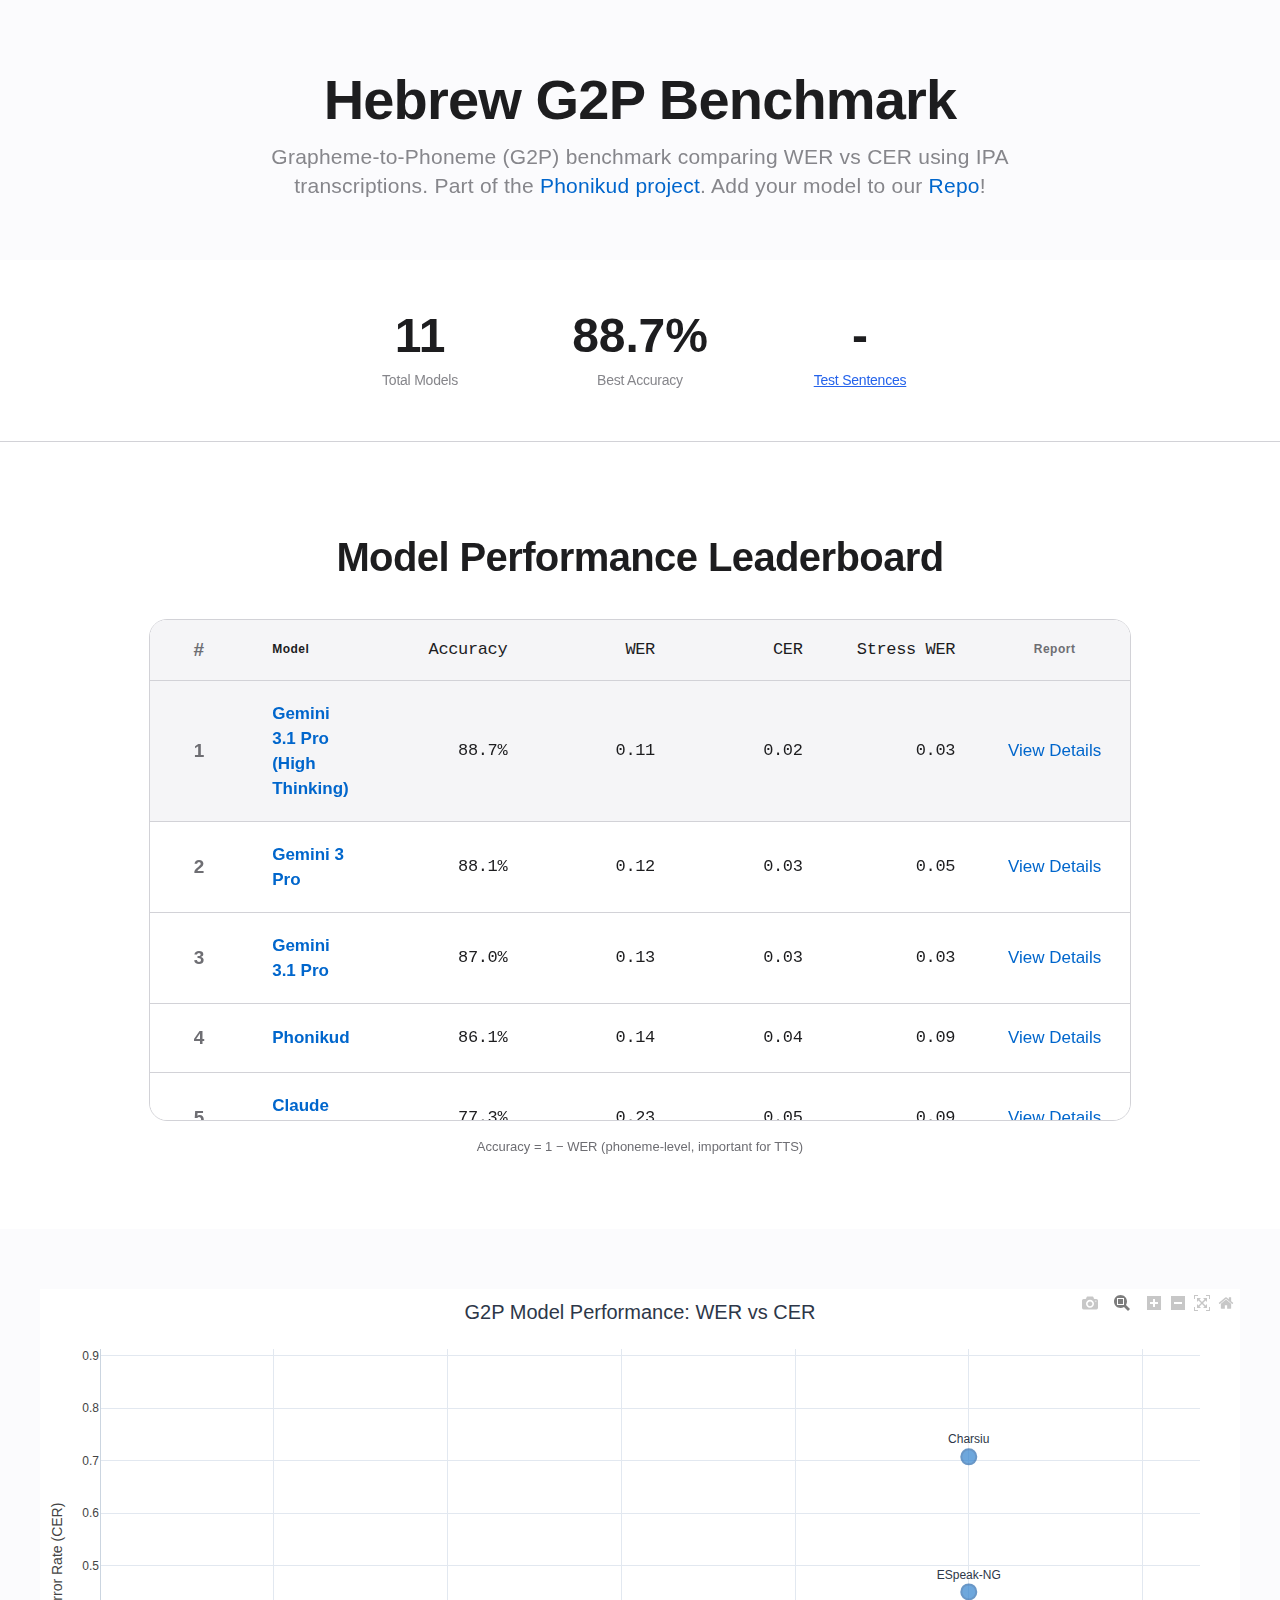
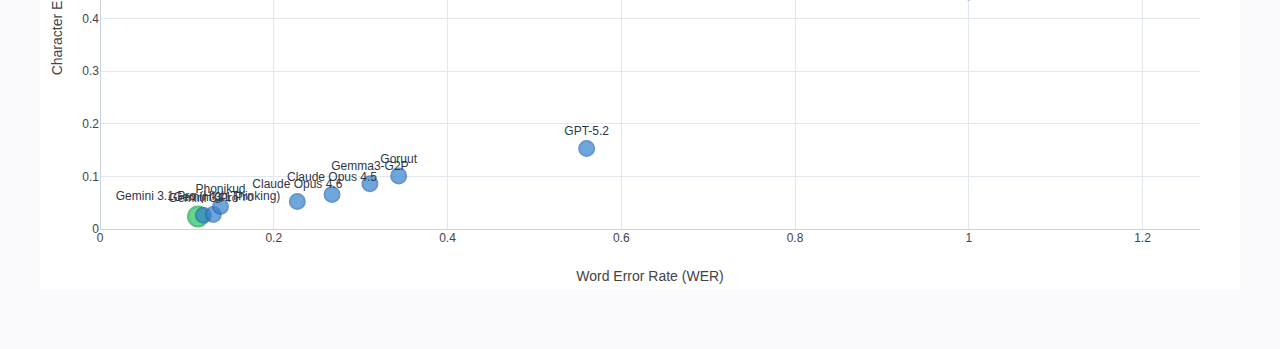
<file: web/index.html>
<!DOCTYPE html>
<html lang="en">
<head>
    <meta charset="UTF-8">
    <meta name="viewport" content="width=device-width, initial-scale=1.0">
    <title>Hebrew G2P Benchmark</title>
    <link rel="stylesheet" href="styles.css">
    <script src="https://cdn.plot.ly/plotly-latest.min.js"></script>
</head>
<body>
    <div class="container">
        <div class="header">
            <h1>Hebrew G2P Benchmark</h1>
            <p>Grapheme-to-Phoneme (G2P) benchmark comparing WER vs CER using IPA transcriptions.
            Part of the <a href="https://phonikud.github.io" target="_blank" class="header-link">Phonikud project</a>.
            Add your model to our <a href="https://github.com/thewh1teagle/heb-g2p-benchmark" target="_blank" class="header-link">Repo</a>!</p>
        </div>

        <div class="stats" id="stats">
            <div class="stat">
                <div class="stat-number" id="total-models">-</div>
                <div class="stat-label">Total Models</div>
            </div>
            <div class="stat">
                <div class="stat-number" id="best-wer">-</div>
                <div class="stat-label">Best Accuracy</div>
            </div>
            <div class="stat">
                <div class="stat-number" id="total-sentences">-</div>
                <div class="stat-label"><a href="https://github.com/thewh1teagle/heb-g2p-benchmark/blob/main/gt.tsv" target="_blank" style="color: #2563eb; text-decoration: underline; cursor: pointer;">Test Sentences</a></div>
            </div>
        </div>

        <div class="leaderboard-section">
            <h2 class="leaderboard-title">Model Performance Leaderboard</h2>
            <div class="model-table" id="model-table">
                <table>
                    <thead>
                        <tr>
                            <th class="rank">#</th>
                            <th class="model-name">Model</th>
                            <th class="metric">Accuracy</th>
                            <th class="metric">WER</th>
                            <th class="metric">CER</th>
                            <th class="metric">Stress WER</th>
                            <th class="report-link">Report</th>
                        </tr>
                    </thead>
                    <tbody id="table-body">
                    </tbody>
                </table>
            </div>
            <p class="table-note">Accuracy = 1 − WER (phoneme-level, important for TTS)</p>
        </div>

        <div class="plot-container">
            <div id="loading" class="loading">Loading scatter plot...</div>
            <div id="scatter-plot" style="width: 100%; height: 100%;"></div>
        </div>
    </div>

    <script src="script.js"></script>
</body>
</html>
</file>
<file: web/styles.css>
* {
    -webkit-font-smoothing: antialiased;
    -moz-osx-font-smoothing: grayscale;
}

body {
    font-family: -apple-system, BlinkMacSystemFont, 'SF Pro Display', 'SF Pro Text', 'Helvetica Neue', sans-serif;
    margin: 0;
    padding: 0;
    background: #ffffff;
    min-height: 100vh;
    line-height: 1.47059;
    font-size: 17px;
    color: #1d1d1f;
}

.container {
    max-width: 1440px;
    margin: 0 auto;
    background: white;
}

.header {
    background: #fbfbfd;
    padding: 70px 40px 60px;
    text-align: center;
}

.header h1 {
    margin: 0 0 12px 0;
    font-size: 56px;
    font-weight: 600;
    color: #1d1d1f;
    letter-spacing: -0.015em;
    line-height: 1.07143;
}

.header p {
    margin: 0 auto;
    font-size: 21px;
    color: #86868b;
    font-weight: 400;
    max-width: 800px;
    line-height: 1.381;
    letter-spacing: 0.011em;
}

.header-link {
    color: #06c;
    text-decoration: none;
    font-weight: 400;
}

.header-link:hover {
    text-decoration: underline;
}

.stats {
    display: flex;
    justify-content: center;
    gap: 80px;
    padding: 50px 40px;
    background: #ffffff;
    border-bottom: 1px solid #d2d2d7;
}

.stat {
    text-align: center;
    min-width: 140px;
}

.stat-number {
    font-size: 48px;
    font-weight: 600;
    color: #1d1d1f;
    letter-spacing: -0.003em;
    line-height: 1.08349;
}

.stat-label {
    color: #86868b;
    font-size: 14px;
    font-weight: 400;
    margin-top: 8px;
    letter-spacing: -0.016em;
}

.plot-container {
    padding: 60px 40px;
    height: 600px;
    position: relative;
    background: #fbfbfd;
}

.leaderboard-section {
    padding: 60px 40px;
    background: #ffffff;
}

.table-note {
    font-size: 13px;
    color: #6e6e73;
    margin-top: 16px;
    text-align: center;
}

.leaderboard-title {
    font-size: 40px;
    font-weight: 600;
    color: #1d1d1f;
    margin-bottom: 40px;
    text-align: center;
    letter-spacing: -0.015em;
    line-height: 1.1;
}

.model-table {
    background: #ffffff;
    border: 1px solid #d2d2d7;
    border-radius: 18px;
    overflow: hidden;
    max-width: 980px;
    margin: 0 auto;
    max-height: 500px;
    overflow-y: auto;
}

.model-table table {
    margin: 0;
    border-collapse: collapse;
    width: 100%;
}

.model-table thead {
    position: sticky;
    top: 0;
    z-index: 10;
}

.model-table th {
    background: #f5f5f7;
    padding: 16px 24px;
    font-size: 12px;
    font-weight: 600;
    border-bottom: 1px solid #d2d2d7;
    text-align: left;
    color: #6e6e73;
    letter-spacing: 0.5px;
}

.model-table td {
    padding: 20px 24px;
    border-bottom: 1px solid #d2d2d7;
    font-size: 17px;
    color: #1d1d1f;
}

.model-table tbody tr:last-child td {
    border-bottom: none;
}

.model-table .rank {
    text-align: center;
    font-weight: 600;
    width: 60px;
    color: #6e6e73;
    font-size: 19px;
}

.model-table .model-name {
    font-weight: 600;
    color: #1d1d1f;
}

.model-table .model-name a {
    color: #06c;
    text-decoration: none;
}

.model-table .model-name a:hover {
    text-decoration: underline;
}

.model-table .metric {
    text-align: right;
    width: 120px;
    font-family: -apple-system, BlinkMacSystemFont, 'SF Mono', 'Monaco', monospace;
    font-weight: 400;
    color: #1d1d1f;
    font-size: 17px;
    letter-spacing: -0.022em;
}

.model-table .best-model-row {
    background: #f5f5f7;
}

.model-table tbody tr:hover {
    background-color: #fafafa;
}

.loading {
    text-align: center;
    padding: 60px;
    color: #86868b;
    font-size: 17px;
}

.error {
    text-align: center;
    padding: 60px;
    color: #d8534e;
    font-size: 17px;
}

@media (max-width: 1068px) {
    .header h1 {
        font-size: 48px;
    }

    .header p {
        font-size: 19px;
    }

    .stats {
        flex-direction: column;
        gap: 40px;
        padding: 40px 20px;
    }

    .stat-number {
        font-size: 40px;
    }

    .leaderboard-title {
        font-size: 32px;
    }

    .plot-container {
        height: 500px;
        padding: 40px 20px;
    }

    .leaderboard-section {
        padding: 40px 20px;
    }
}

@media (max-width: 734px) {
    .header {
        padding: 50px 20px 40px;
    }

    .header h1 {
        font-size: 40px;
    }

    .header p {
        font-size: 17px;
    }

    .stat-number {
        font-size: 36px;
    }

    .model-table th,
    .model-table td {
        padding: 12px 16px;
        font-size: 15px;
    }
}

.model-table .report-link {
    text-align: center;
    width: 120px;
}

.model-table .report-link a {
    color: #06c;
    text-decoration: none;
    font-weight: 500;
}

.model-table .report-link a:hover {
    text-decoration: underline;
}

.report-controls {
    padding: 40px 40px 20px;
    text-align: center;
    background: #ffffff;
}

.back-button {
    background: #06c;
    color: white;
    border: none;
    padding: 12px 28px;
    font-size: 17px;
    font-weight: 500;
    border-radius: 980px;
    cursor: pointer;
    transition: background 0.2s ease;
    font-family: -apple-system, BlinkMacSystemFont, 'SF Pro Display', 'SF Pro Text', 'Helvetica Neue', sans-serif;
}

.back-button:hover {
    background: #0077ed;
}

.sentences-section {
    padding: 40px 40px 60px;
    background: #fbfbfd;
}

#sentences-container {
    max-width: 1200px;
    margin: 0 auto;
    display: flex;
    flex-direction: column;
    gap: 24px;
}

.sentence-card {
    background: #ffffff;
    border: 1px solid #d2d2d7;
    border-radius: 18px;
    padding: 28px;
    transition: box-shadow 0.2s ease;
}

.sentence-card:hover {
    box-shadow: 0 4px 12px rgba(0, 0, 0, 0.08);
}

.sentence-header {
    display: flex;
    align-items: center;
    gap: 16px;
    margin-bottom: 16px;
    flex-wrap: wrap;
}

.sentence-number {
    font-size: 24px;
    font-weight: 600;
    color: #6e6e73;
    min-width: 50px;
}

.sentence-id {
    font-size: 14px;
    font-weight: 500;
    color: #86868b;
    padding: 6px 12px;
    background: #f5f5f7;
    border-radius: 6px;
}

.sentence-accuracy {
    font-size: 15px;
    font-weight: 600;
    padding: 6px 12px;
    border-radius: 6px;
    margin-left: auto;
}

.sentence-accuracy.perfect {
    background: #d1fae5;
    color: #065f46;
}

.sentence-accuracy.good {
    background: #fef3c7;
    color: #92400e;
}

.sentence-accuracy.poor {
    background: #fee2e2;
    color: #991b1b;
}

.sentence-text {
    font-size: 17px;
    line-height: 1.5;
    color: #1d1d1f;
    margin-bottom: 16px;
    padding: 16px;
    background: #f5f5f7;
    border-radius: 8px;
}

.sentence-metrics {
    display: flex;
    gap: 12px;
    margin-bottom: 20px;
    flex-wrap: wrap;
}

.metric-badge {
    font-size: 13px;
    font-weight: 500;
    padding: 6px 12px;
    background: #e5e7eb;
    color: #374151;
    border-radius: 6px;
    font-family: -apple-system, BlinkMacSystemFont, 'SF Mono', 'Monaco', monospace;
}

.phonemes-container {
    background: #fbfbfd;
    border-radius: 8px;
    padding: 16px;
}

.phoneme-row {
    display: grid;
    grid-template-columns: 140px 1fr;
    gap: 12px;
    margin-bottom: 12px;
    align-items: start;
}

.phoneme-row:last-child {
    margin-bottom: 0;
}

.phoneme-label {
    font-size: 13px;
    font-weight: 600;
    color: #6e6e73;
    padding-top: 4px;
}

.phoneme-value {
    font-size: 16px;
    font-family: -apple-system, BlinkMacSystemFont, 'SF Mono', 'Monaco', monospace;
    line-height: 1.6;
    padding: 8px 12px;
    border-radius: 6px;
    word-break: break-all;
}

.phoneme-value.gt {
    background: #e0f2fe;
    color: #075985;
}

.phoneme-value.pred {
    background: #ede9fe;
    color: #5b21b6;
}

.phoneme-value.diff {
    background: #fefce8;
    color: #1a1a1a;
}

.diff-ins {
    background: #bbf7d0;
    color: #14532d;
    border-radius: 2px;
}

.diff-del {
    background: #fecaca;
    color: #7f1d1d;
    text-decoration: line-through;
    border-radius: 2px;
}

@media (max-width: 1068px) {
    .report-controls {
        padding: 30px 20px 15px;
    }

    .sentences-section {
        padding: 30px 20px 50px;
    }

    .sentence-card {
        padding: 20px;
    }

    .phoneme-row {
        grid-template-columns: 120px 1fr;
    }
}

@media (max-width: 734px) {
    .sentence-header {
        flex-direction: column;
        align-items: flex-start;
    }

    .sentence-accuracy {
        margin-left: 0;
    }

    .phoneme-row {
        grid-template-columns: 1fr;
        gap: 6px;
    }

    .phoneme-label {
        padding-top: 0;
    }

    .back-button {
        width: 100%;
        padding: 14px 28px;
    }
}
</file>
